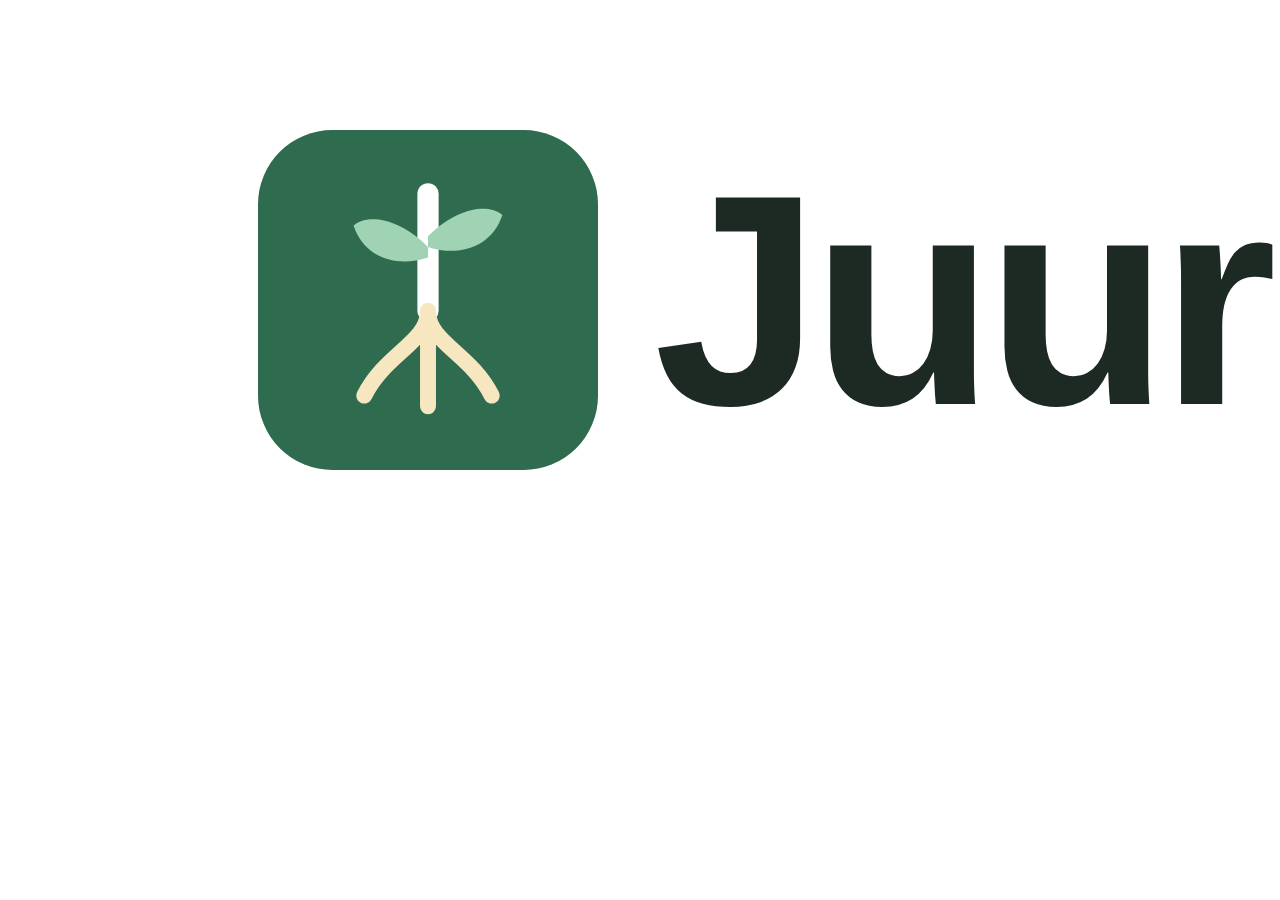
<file: docs/juuri_logo_full.html>
<!doctype html><html><head><meta charset="utf-8"><style>
*{margin:0;padding:0} html,body{width:1600px;height:600px;background:var(--bg,#fff)}
body{display:flex;align-items:center;justify-content:center;gap:56px;font-family:-apple-system,"SF Pro Display","Helvetica Neue",Arial,sans-serif}
img{width:340px;height:340px} span{font-size:300px;font-weight:800;letter-spacing:-9px;line-height:1;color:var(--ink,#1d2a24)}
</style></head><body><img src="juuri_logo.svg"><span>Juuri</span>
<script>var h=location.hash;document.documentElement.style.setProperty("--bg",h.indexOf("k")>0?"#000":"#fff");if(h.indexOf("white")>0)document.body.style.setProperty("--ink","#ffffff")</script></body></html>
</file>
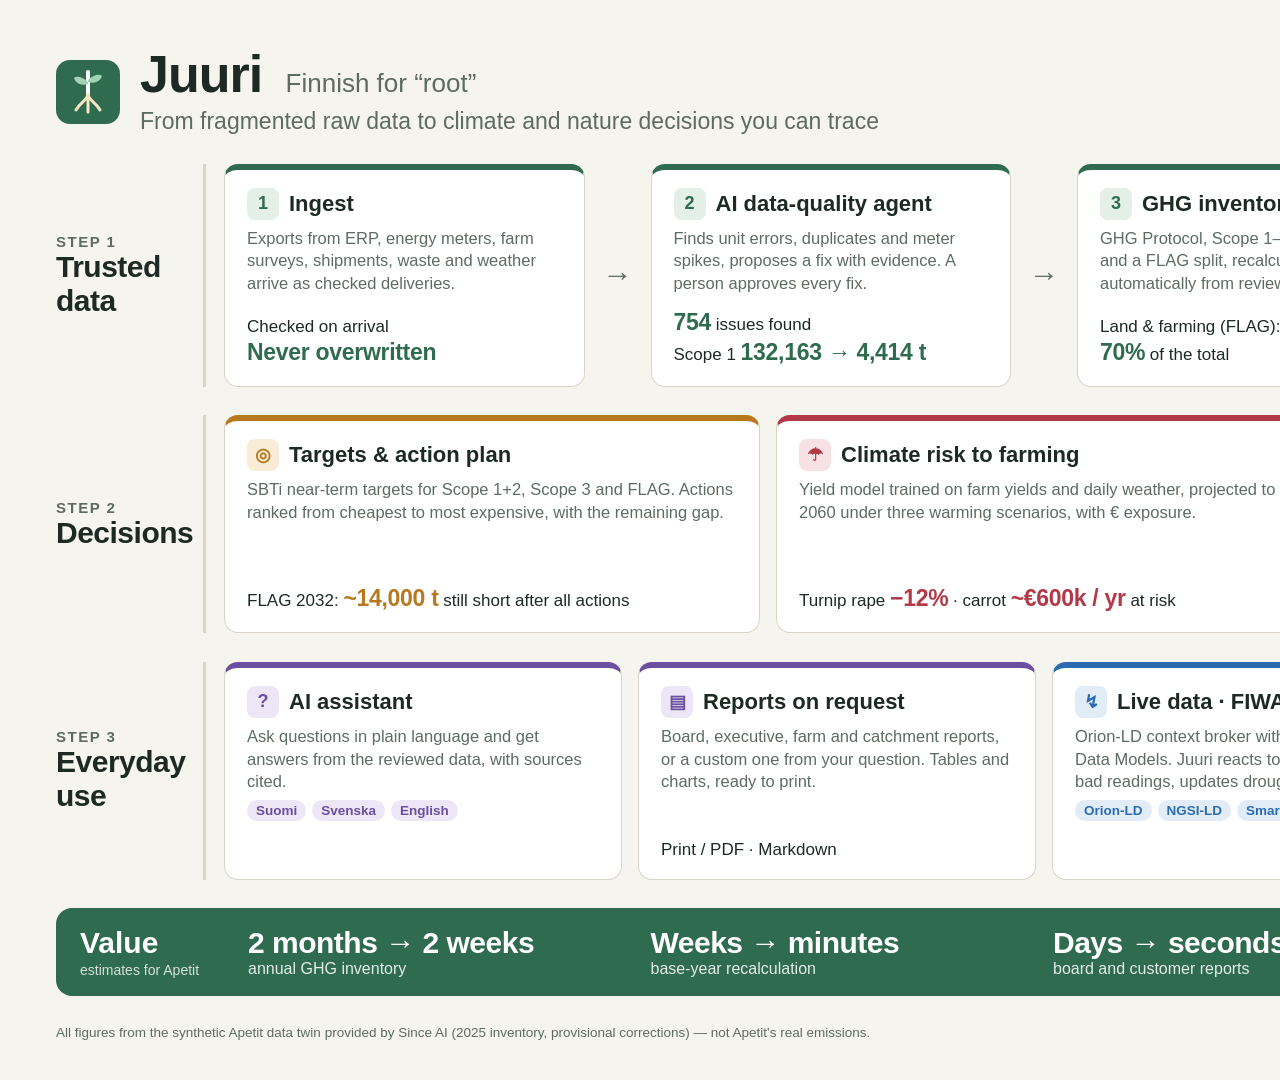
<file: docs/juuri_overview.html>
<!doctype html>
<html lang="en">
<head>
<meta charset="utf-8">
<title>Juuri overview</title>
<style>
  :root {
    --bg: #f6f4ee; --ink: #1d2a24; --muted: #5d6b63; --line: #d9d4c7; --card: #ffffff;
    --green: #2f6b4f; --green-soft: #e3efe7; --amber: #b7791f; --amber-soft: #f8ecd6;
    --blue: #2b6cb0; --blue-soft: #e2ecf7; --red: #b23a48; --red-soft: #f6e2e5; --violet: #6b4fa0; --violet-soft: #ece6f6;
  }
  * { box-sizing: border-box; margin: 0; padding: 0; }
  html, body { width: 1920px; height: 1080px; }
  body { background: var(--bg); color: var(--ink); font-family: -apple-system, "SF Pro Text", "Helvetica Neue", Arial, sans-serif; padding: 48px 56px 40px; display: flex; flex-direction: column; justify-content: space-between; }
  header { display: flex; align-items: flex-end; justify-content: space-between; }
  .brand { display: flex; align-items: center; gap: 20px; }
  .logo { width: 64px; height: 64px; }
  h1 { font-size: 52px; letter-spacing: -1px; line-height: 1; }
  h1 span { color: var(--muted); font-weight: 400; font-size: 26px; letter-spacing: 0; margin-left: 10px; }
  .tag { font-size: 23px; color: var(--muted); margin-top: 8px; }
  .for { text-align: right; font-size: 17px; color: var(--muted); line-height: 1.5; }
  .for b { color: var(--ink); }

  .band { display: grid; grid-template-columns: 150px 1fr; gap: 18px; align-items: stretch; }
  .label { display: flex; flex-direction: column; justify-content: center; border-right: 3px solid var(--line); padding-right: 14px; }
  .label .n { font-size: 15px; font-weight: 700; color: var(--muted); letter-spacing: 1.5px; text-transform: uppercase; }
  .label .t { font-size: 30px; font-weight: 800; letter-spacing: -.5px; }
  .row { display: grid; gap: 16px; }
  .pipe { grid-template-columns: 1fr 34px 1fr 34px 1fr 34px 1fr; align-items: stretch; }
  .arrow { display: flex; align-items: center; justify-content: center; color: var(--muted); font-size: 30px; font-weight: 300; }
  .three { grid-template-columns: repeat(3, 1fr); }
  .four { grid-template-columns: repeat(4, 1fr); }

  .card { background: var(--card); border: 1px solid var(--line); border-radius: 14px; padding: 18px 22px 18px; min-height: 218px; display: flex; flex-direction: column; gap: 7px; border-top: 6px solid var(--accent); }
  .card h3 { font-size: 22px; display: flex; align-items: center; gap: 10px; }
  .card h3 .ic { width: 32px; height: 32px; border-radius: 8px; background: var(--soft); color: var(--accent); display: inline-flex; align-items: center; justify-content: center; font-size: 18px; font-weight: 800; flex: none; }
  .card p { font-size: 16.5px; line-height: 1.38; color: var(--muted); }
  .stat { margin-top: auto; padding-top: 6px; font-size: 17px; color: var(--ink); line-height: 1.3; }
  .stat b { font-size: 23px; color: var(--accent); letter-spacing: -.3px; }
  .g { --accent: var(--green); --soft: var(--green-soft); }
  .a { --accent: var(--amber); --soft: var(--amber-soft); }
  .b { --accent: var(--blue); --soft: var(--blue-soft); }
  .r { --accent: var(--red); --soft: var(--red-soft); }
  .v { --accent: var(--violet); --soft: var(--violet-soft); }
  .chips { display: flex; flex-wrap: wrap; gap: 6px; }
  .chip { font-size: 13.5px; padding: 3px 9px; border-radius: 999px; background: var(--soft); color: var(--accent); font-weight: 600; }

  .value { display: grid; grid-template-columns: 150px repeat(4, 1fr); gap: 18px; background: var(--green); color: #fff; border-radius: 16px; padding: 18px 24px; align-items: center; }
  .value .lbl { font-size: 30px; font-weight: 800; line-height: 1.05; }
  .value .lbl small { display: block; font-size: 14px; font-weight: 500; opacity: .8; margin-top: 4px; }
  .kv b { display: block; font-size: 30px; letter-spacing: -.5px; }
  .kv span { font-size: 16px; opacity: .88; }
  footer { font-size: 13.5px; color: var(--muted); display: flex; justify-content: space-between; }
</style>
</head>
<body>
  <header>
    <div class="brand">
      <svg class="logo" viewBox="0 0 64 64" aria-hidden="true">
        <rect width="64" height="64" rx="14" fill="#2f6b4f"/>
        <path d="M32 12v22" stroke="#fff" stroke-width="4" stroke-linecap="round"/>
        <path d="M32 22c-6-6-12-6-14-4 2 6 8 8 14 6M32 20c6-6 12-6 14-4-2 6-8 8-14 6" fill="#9fd3b4"/>
        <path d="M32 34c0 6-8 8-12 16M32 34c0 6 8 8 12 16M32 34v18" stroke="#f6e7c1" stroke-width="3" fill="none" stroke-linecap="round"/>
      </svg>
      <div>
        <h1>Juuri <span>Finnish for “root”</span></h1>
        <div class="tag">From fragmented raw data to climate and nature decisions you can trace</div>
      </div>
    </div>
    <div class="for">Built for <b>Apetit</b> · Since AI hackathon 2026<br>Climate &amp; Nature Navigator challenge</div>
  </header>

  <!-- 1 Pipeline -->
  <section class="band">
    <div class="label"><span class="n">Step 1</span><span class="t">Trusted data</span></div>
    <div class="row pipe">
      <div class="card g"><h3><span class="ic">1</span>Ingest</h3>
        <p>Exports from ERP, energy meters, farm surveys, shipments, waste and weather arrive as checked deliveries.</p>
        <div class="stat">Checked on arrival<br><b>Never overwritten</b></div></div>
      <div class="arrow">→</div>
      <div class="card g"><h3><span class="ic">2</span>AI data-quality agent</h3>
        <p>Finds unit errors, duplicates and meter spikes, proposes a fix with evidence. A person approves every fix.</p>
        <div class="stat"><b>754</b> issues found<br>Scope 1 <b>132,163 → 4,414 t</b></div></div>
      <div class="arrow">→</div>
      <div class="card g"><h3><span class="ic">3</span>GHG inventory</h3>
        <p>GHG Protocol, Scope 1–3, AR6 factors and a FLAG split, recalculated automatically from reviewed data.</p>
        <div class="stat">Land &amp; farming (FLAG):<br><b>70%</b> of the total</div></div>
      <div class="arrow">→</div>
      <div class="card g"><h3><span class="ic">4</span>Audit trail</h3>
        <p>Click any number to see the source records, emission factors and corrections behind it.</p>
        <div class="stat">Peat soils: <b>5%</b> of fields,<br><b>57%</b> of farm emissions</div></div>
    </div>
  </section>

  <!-- 2 Decide -->
  <section class="band">
    <div class="label"><span class="n">Step 2</span><span class="t">Decisions</span></div>
    <div class="row three">
      <div class="card a"><h3><span class="ic">◎</span>Targets &amp; action plan</h3>
        <p>SBTi near-term targets for Scope 1+2, Scope 3 and FLAG. Actions ranked from cheapest to most expensive, with the remaining gap.</p>
        <div class="stat">FLAG 2032: <b>~14,000 t</b> still short after all actions</div></div>
      <div class="card r"><h3><span class="ic">☂</span>Climate risk to farming</h3>
        <p>Yield model trained on farm yields and daily weather, projected to 2060 under three warming scenarios, with € exposure.</p>
        <div class="stat">Turnip rape <b>−12%</b> · carrot <b>~€600k / yr</b> at risk</div></div>
      <div class="card b"><h3><span class="ic">≈</span>Nature impacts (SBTN)</h3>
        <p>Phosphorus and nitrogen from every field to rivers and lakes, catchments ranked by pressure × water status, advisor actions per field.</p>
        <div class="stat"><b>CA12</b> first · field-by-field action list</div></div>
    </div>
  </section>

  <!-- 3 Use -->
  <section class="band">
    <div class="label"><span class="n">Step 3</span><span class="t">Everyday use</span></div>
    <div class="row four">
      <div class="card v"><h3><span class="ic">?</span>AI assistant</h3>
        <p>Ask questions in plain language and get answers from the reviewed data, with sources cited.</p>
        <div class="chips"><span class="chip">Suomi</span><span class="chip">Svenska</span><span class="chip">English</span></div></div>
      <div class="card v"><h3><span class="ic">▤</span>Reports on request</h3>
        <p>Board, executive, farm and catchment reports, or a custom one from your question. Tables and charts, ready to print.</p>
        <div class="stat">Print / PDF · Markdown</div></div>
      <div class="card b"><h3><span class="ic">↯</span>Live data · FIWARE</h3>
        <p>Orion-LD context broker with NGSI-LD Smart Data Models. Juuri reacts to each update: flags bad readings, updates drought alerts.</p>
        <div class="chips"><span class="chip">Orion-LD</span><span class="chip">NGSI-LD</span><span class="chip">Smart Data Models</span></div></div>
      <div class="card g"><h3><span class="ic">⟲</span>Data history</h3>
        <p>Every delivery is kept, reported figures are frozen as snapshots, and changes above the 5%&nbsp;restatement threshold are flagged.</p>
        <div class="stat">Past reports stay <b>reproducible</b></div></div>
    </div>
  </section>

  <!-- Value -->
  <section class="value">
    <div class="lbl">Value<small>estimates for Apetit</small></div>
    <div class="kv"><b>2 months → 2 weeks</b><span>annual GHG inventory</span></div>
    <div class="kv"><b>Weeks → minutes</b><span>base-year recalculation</span></div>
    <div class="kv"><b>Days → seconds</b><span>board and customer reports</span></div>
    <div class="kv"><b>Audit-ready</b><span>every number traced, every fix approved</span></div>
  </section>

  <footer>
    <span>All figures from the synthetic Apetit data twin provided by Since AI (2025 inventory, provisional corrections) — not Apetit's real emissions.</span>
    <span>Python · FastAPI · Claude · FIWARE Orion-LD</span>
  </footer>
</body>
</html>
</file>
